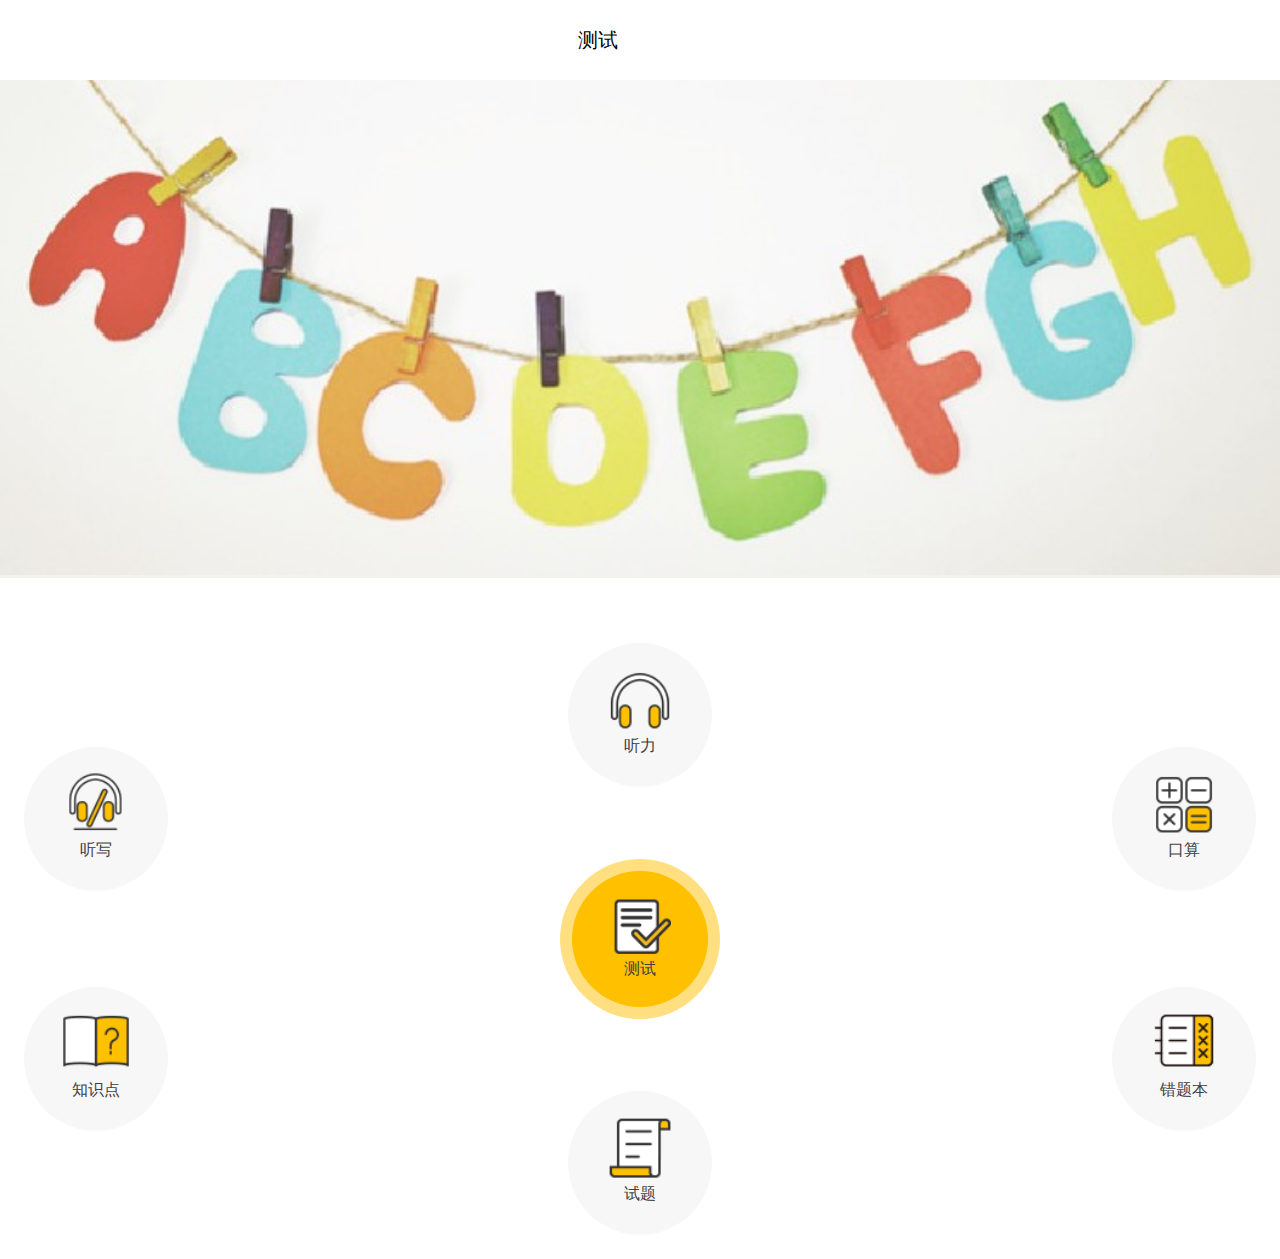
<file: index.html>
<!DOCTYPE html>
<html ng-app="demo">

	<head>
		<meta charset="UTF-8">
		<title></title>
		<meta name="viewport" content="width=device-width">
		<link rel="stylesheet" href="https://at.alicdn.com/t/font_yl1j6evp31k0529.css" />
		<link rel="stylesheet" href="base.css" />
		<link rel="stylesheet" href="pages/demo/index.css" />
		<link rel="stylesheet" href="pages/demo2/index.css" />
		<link rel="stylesheet" href="pages/demo3/index.css" />
		<link rel="stylesheet" href="pages/demo4/index.css" />
		<link rel="stylesheet" href="pages/demo5/index.css" />
	</head>

	<body>
		<ng-view></ng-view>
	</body>

</html>
<script src="js/jquery.js"></script>
<script src="js/angular.js"></script>
<script src="js/angular-route.min.js"></script>
<script src="app.js"></script>
<script src="config.js"></script>
<script src="pages/demo/demo.js"></script>
<script src="pages/demo2/demo2.js"></script>
<script src="pages/demo3/demo3.js"></script>
<script src="pages/demo4/demo4.js"></script>
<script src="pages/demo5/demo5.js"></script>
</file>
<file: base.css>
* {
  margin: 0;
  padding: 0;
  list-style: none;font-family:"微软雅黑";
  text-decoration: none;
  border:0;
  box-sizing: border-box;
}
a{
	color: #404040;
}
html {
  font-size: 100px;
}

body {
  font-size: 16px;
}

@media screen and (min-width: 320px) {
  html {
    font-size: 42.66667px;
  }
}

@media screen and (min-width: 360px) {
  html {
    font-size: 48px;
  }
}

@media screen and (min-width: 375px) {
  html {
    font-size: 50px;
  }
}

@media screen and (min-width: 384px) {
  html {
    font-size: 51.2px;
  }
}

@media screen and (min-width: 400px) {
  html {
    font-size: 53.33333px;
  }
}

@media screen and (min-width: 412px) {
  html {
    font-size: 54.93333px;
  }
}

@media screen and (min-width: 414px) {
  html {
    font-size: 55.2px;
  }
}

@media screen and (min-width: 600px) {
  html {
    font-size: 80px;
  }
}
@font-face {
	font-family:"iconfont";
}
.iconfont{
	font-family: "iconfont";
}
</file>
<file: pages/demo/index.css>
.box {
  width: 100%;
  height: 100vh;
}

.header {
  width: 100%;
  height: 1rem;
  padding: 0.3rem;
  line-height: 0.4rem;
  overflow: hidden;
  position: relative;
}

.header .iconfont {
  float: left;
  width: 45%;
}

.header .ce {
  float: left;
  width: 55%;
  font-size: 20px;
}

.banner {
  width: 100%;
  height: 2.9rem;
  background: #F2F3EE;
}

.banner img {
  width: 100%;
}

.footer {
  width: 100%;
  height: 8rem;
  margin-top: 0.5rem;
  padding: 0.3rem;
  position: relative;
}

.footer a {
  display: block;
}

.footer .yan {
  position: absolute;
  left: 0;
  right: 0;
  top: 0;
  bottom: 0;
  margin: auto;
  width: 2rem;
  height: 2rem;
  border-radius: 50%;
  background: rgba(255, 192, 0, 0.5);
}

.footer .yan .min {
  width: 1.7rem;
  height: 1.7rem;
  border-radius: 50%;
  background: #FFC000;
  position: absolute;
  left: 0;
  right: 0;
  top: 0;
  bottom: 0;
  margin: auto;
}

.footer a {
  width: 1.8rem;
  height: 1.8rem;
  border-radius: 50%;
  background: #F7F7F7;
  color: #404040;
}

.footer a:nth-of-type(2) {
  position: absolute;
  top: 1.6rem;
  left: 0.3rem;
}

.footer a:nth-of-type(3) {
  position: absolute;
  top: 1.6rem;
  right: 0.3rem;
}

.footer a:nth-of-type(4) {
  position: absolute;
  bottom: 1.6rem;
  left: 0.3rem;
}

.footer a:nth-of-type(5) {
  position: absolute;
  bottom: 1.6rem;
  right: 0.3rem;
}

.footer a:nth-of-type(6) {
  position: absolute;
  left: 0;
  right: 0;
  margin: auto;
  bottom: 0.3rem;
}

.footer a:nth-of-type(7) {
  position: absolute;
  left: 0;
  right: 0;
  margin: auto;
  top: 0.3rem;
}

.footer .min {
  padding: 0.3rem;
  width: 100%;
  height: 100%;
  text-align: center;
}

.footer .min img {
  width: 70%;
}

.zhao {
  position: absolute;
  left: 0;
  right: 0;
  top: 0;
  bottom: 0;
  margin: auto;
  width: 100%;
  height: 100%;
  z-index: 1;
  transition: all .5s;
  transform: translateY(-100%);
  background: rgba(0, 0, 0, 0.4);
}

.tishi {
  position: absolute;
  left: 0;
  right: 0;
  top: 0;
  bottom: 0;
  margin: auto;
  width: 4.8rem;
  height: 7.3rem;
  z-index: 5;
  background: #fff;
}

.tishi .xuanze {
  width: 100%;
  height: 6.2rem;
  border-bottom: 1px solid #FAF8F1;
}

.tishi .xuanze .xuanzea {
  width: 100%;
  height: 3rem;
  padding: 0.3rem;
}

.tishi .xuanze .xuanzea .topa {
  height: 0.7rem;
  text-align: center;
  line-height: 0.7rem;
}

.tishi .xuanze .xuanzea .xuan {
  overflow: hidden;
  width: 100%;
}

.tishi .xuanze .xuanzea .xuanz {
  width: 30%;
  margin-left: 3%;
  float: left;
  height: 0.6rem;
  margin-top: 0.3rem;
  text-align: center;
  line-height: 0.6rem;
}

.tishi .xuanze .xuanzea .xuanz:hover {
  border: 1px solid #F0A150;
}

.tishi .xuanze .xuanzea:nth-of-type(1) {
  border-bottom: 1px solid #FAF8F1;
}

.tishi .kaishi {
  width: 100%;
  height: 1rem;
  text-align: center;
  line-height: 1rem;
  color: #F0A150;
}
</file>
<file: pages/demo2/index.css>
.boo {
  background-image: url(pages/demo3/img/bankground.jpg);
  background-size: cover;
}

.foot {
  width: 100%;
  height: 92%;
}

.foot .cirter {
  width: 100%;
  height: 1.5rem;
  position: relative;
}

.foot .cirter .cir {
  width: 80%;
  height: 0.3rem;
  background: #EBD299;
  border-radius: 30px;
  position: absolute;
  top: 0.6rem;
  left: 10%;
}

.foot .cirter .cir .three {
  position: absolute;
  left: -0.3rem;
  top: -0.09rem;
  color: #FFC000;
  font-size: 15px;
}

.foot .cirter .cir .bai {
  width: 60%;
  height: 80%;
  border-radius: 30px;
  background: #fff;
  position: absolute;
  top: 10%;
  left: 1%;
}

.foot .cirter .cir .bai .yuan {
  width: 0.5rem;
  height: 0.5rem;
  border-radius: 50%;
  border: 1px solid #EBD29A;
  position: absolute;
  top: -0.13rem;
  right: 0;
  background: #fff;
}

.foot .cirter .cir .bai .yuan .nei {
  width: 0.4rem;
  height: 0.4rem;
  border-radius: 50%;
  background: #FFC000;
  position: absolute;
  top: 0.015rem;
  left: 0.05rem;
}

.foot .kuang {
  width: 100%;
  height: 1rem;
  position: relative;
  text-align: center;
  line-height: 1rem;
}

.foot .kuang .shuzi {
  font-size: 30px;
  width: 30%;
  height: 100%;
  position: absolute;
  left: 13%;
  top: 0;
  color: #BC8800;
}

.foot .kuang .kuan {
  width: 30%;
  height: 100%;
  border-radius: 5px;
  position: absolute;
  top: 0;
  right: 13%;
  background: #EBD29A;
}

.foot .key {
  width: 70%;
  height: 7rem;
  margin-left: 15%;
}

.foot .key .out {
  width: 5.1rem;
  height: 100%;
}

.foot .key .out .jian {
  width: 1.5rem;
  height: 1.5rem;
  float: left;
  background: #fff;
  margin-left: 0.2rem;
  margin-top: 0.2rem;
  border-radius: 5px;
}

.foot .key .out .jian .pan {
  width: 1.4rem;
  height: 1.4rem;
  margin-left: 0.05rem;
  margin-top: 0.05rem;
  background: #A8CF0F;
  border-radius: 5px;
  text-align: center;
  line-height: 1.4rem;
}

.foot .key .out .jian .pan .shu {
  color: #fff;
  font-size: 40px;
}

.foot .key .out .jian-a {
  width: 3.2rem;
  height: 1.5rem;
  float: left;
  margin-left: 0.2rem;
  margin-top: 0.2rem;
  border-radius: 5px;
}

.foot .key .out .jian-a .pan-a {
  width: 3.2rem;
  height: 1.5rem;
  margin-left: 0.05rem;
  margin-top: 0.05rem;
  background: #A8CF0F;
  border-radius: 5px;
  text-align: center;
  line-height: 1.4rem;
}

.foot .key .out .jian-a .pan-a .shu-a {
  color: #fff;
  font-size: 40px;
}
</file>
<file: pages/demo3/index.css>
.one {
  width: 100%;
  height: 1.3rem;
  text-align: center;
  line-height: 1.3rem;
  color: black;
  font-size: 18px;
}

.back {
  width: 100%;
  height: 2.2rem;
  text-align: center;
  overflow: hidden;
}

.back .people {
  transform: scale(0.7);
  margin-top: -0.5rem;
}

.tiao {
  width: 100%;
  height: 4rem;
}

.tiao .hang {
  width: 85%;
  height: 1rem;
  margin-left: 15%;
  line-height: 1rem;
}

.tiao .hang .a {
  width: 0.6rem;
  height: 0.6rem;
  border-radius: 50%;
  background: #F85325;
  float: left;
  margin-top: 0.2rem;
  text-align: center;
  line-height: 0.6rem;
}

.tiao .hang .a .iconfont {
  color: #fff;
}

.tiao .hang .an {
  margin-left: 0.5rem;
}

.tiao .hang .b {
  background: #FFC000;
}

.tiao .hang .b .icon {
  color: black;
}

.tiao .hang .c {
  background: #fff;
  border: 1px solid #ccc;
}

.tiao .hang .c .icon {
  color: black;
}

.tiao .aa {
  font-size: 18px;
  color: red;
  text-align: center;
}

.tiao .cc {
  margin-top: 0.3rem;
}

.tiao .bb {
  font-size: 15px;
  color: red;
  text-align: center;
}

.tiao .bb .bb-a {
  color: black;
}

.tiao .dd {
  color: red;
  font-size: 13px;
  text-align: center;
  margin-top: 0.3rem;
}

.tiao .dd .dd-a {
  color: black;
}

.tiao .ee {
  height: 0.9rem;
  color: #FFD451;
  font-size: 13px;
  margin-top: 0.4rem;
  padding-left: 0.2rem;
  border-bottom: 1px solid #ccc;
}

.tiao .ee .ee-a {
  color: black;
}

.tiao .left {
  width: 30%;
  height: 1rem;
  border: 1px solid #FFC000;
  border-radius: 3px;
  float: left;
  margin-left: 18%;
  background: #fff;
  color: #FFC000;
  text-align: center;
  line-height: 1rem;
  margin-top: 0.15rem;
}

.tiao .right {
  width: 30%;
  height: 1rem;
  border-radius: 3px;
  float: left;
  margin-left: 5%;
  background: #FFC000;
  color: #fff;
  text-align: center;
  margin-top: 0.15rem;
  line-height: 1rem;
}
</file>
<file: pages/demo4/index.css>
.header {
  background: #fff;
}

.header span:nth-of-type(1) {
  float: left;
}

.header span:nth-of-type(2) {
  float: right;
  font-size: 16px;
}

.zhishi {
  width: 100%;
  height: auto;
  background: #F7F7F7;
  padding-top: 0.3rem;
}

.zhishi .zhi:nth-of-type(1) {
  margin-top: 0;
}

.zhishi .zhi {
  height: auto;
  width: 100%;
  background: #FFFFFF;
  padding: 0 0.3rem 0.3rem 0.3rem;
  margin-top: 0.3rem;
}

.zhishi .zhi .top {
  width: 100%;
  height: 1rem;
  text-align: center;
  line-height: 1rem;
  font-size: 20px;
}

.zhishi .zhi .fen {
  width: 100%;
  overflow: hidden;
  height: auto;
}

.zhishi .zhi .fen .fenlei {
  width: 25%;
  border-left: 0.15rem solid #fff;
  border-right: 0.15rem solid #fff;
  float: left;
  height: 0.7rem;
  margin-top: 0.3rem;
  background: #FAF8F1;
  text-align: center;
  line-height: 0.7rem;
}

.zhishi .zhi .fen .fenlei:hover {
  background: #FFC000;
}
</file>
<file: pages/demo5/index.css>
.boxa {
  width: 100%;
  height: auto;
  background: #F7F7F7;
}

.lianxi {
  width: 100%;
  height: 3.3rem;
  background: #fff;
  padding: 0.3rem;
  overflow: hidden;
}

.lianxi img {
  width: 1.8rem;
  float: left;
}

.lianxi .tingli {
  float: left;
  margin-left: 0.4rem;
}

.lianxi p:nth-of-type(1) {
  margin-top: 0.4rem;
  font-size: 20px;
}

.lianxi p:nth-of-type(2) {
  margin-top: 0.2rem;
  font-size: 16px;
  color: #969896;
}

.lianxi p:nth-of-type(3) {
  margin-top: 0.2rem;
  font-size: 16px;
  color: #969896;
}

.dan {
  width: 100%;
  height: auto;
  margin-top: 0.3rem;
  padding-left: 0.3rem;
  padding-top: 0.2rem;
  background: #fff;
}

.dan .topb {
  width: 100%;
  height: 0.8rem;
  border-bottom: 1px solid #E9E9E9;
}

.dan .topb .until {
  width: 1.5rem;
  height: 0.6rem;
  text-align: center;
  line-height: 0.6rem;
  border-radius: 0.3rem;
  background: #FFC000;
}

.dan .li {
  padding-right: 0.3rem;
  width: 100%;
  height: 0.8rem;
  line-height: 0.8rem;
  border-bottom: 1px solid #E9E9E9;
  overflow: hidden;
}

.dan .li span:nth-of-type(1) {
  float: left;
}

.dan .li .vipa {
  float: right;
  margin-right: 0.2rem;
  color: #B1D374;
}

.dan .li span:nth-of-type(2) {
  float: right;
}

.dan .li .vip {
  color: #FC8484;
}

.dan li:last-child {
  border: 0;
}
</file>
